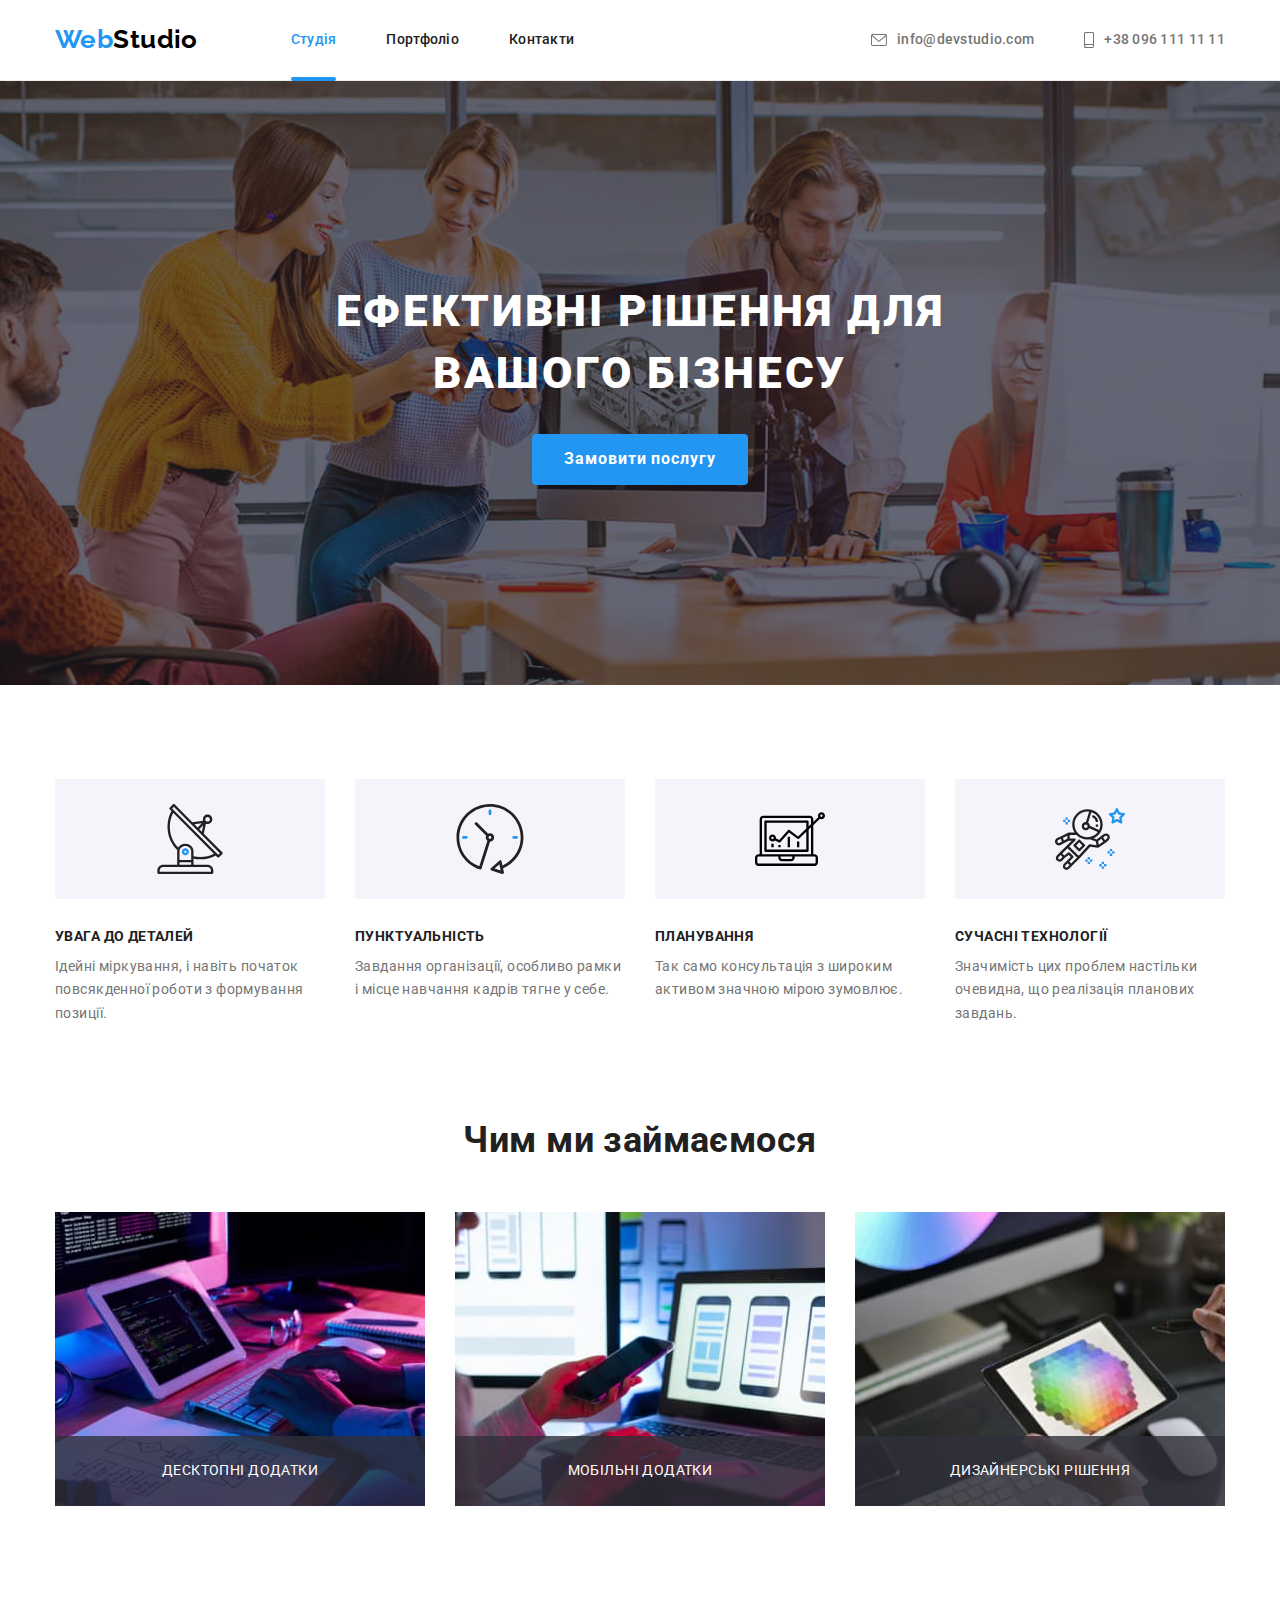
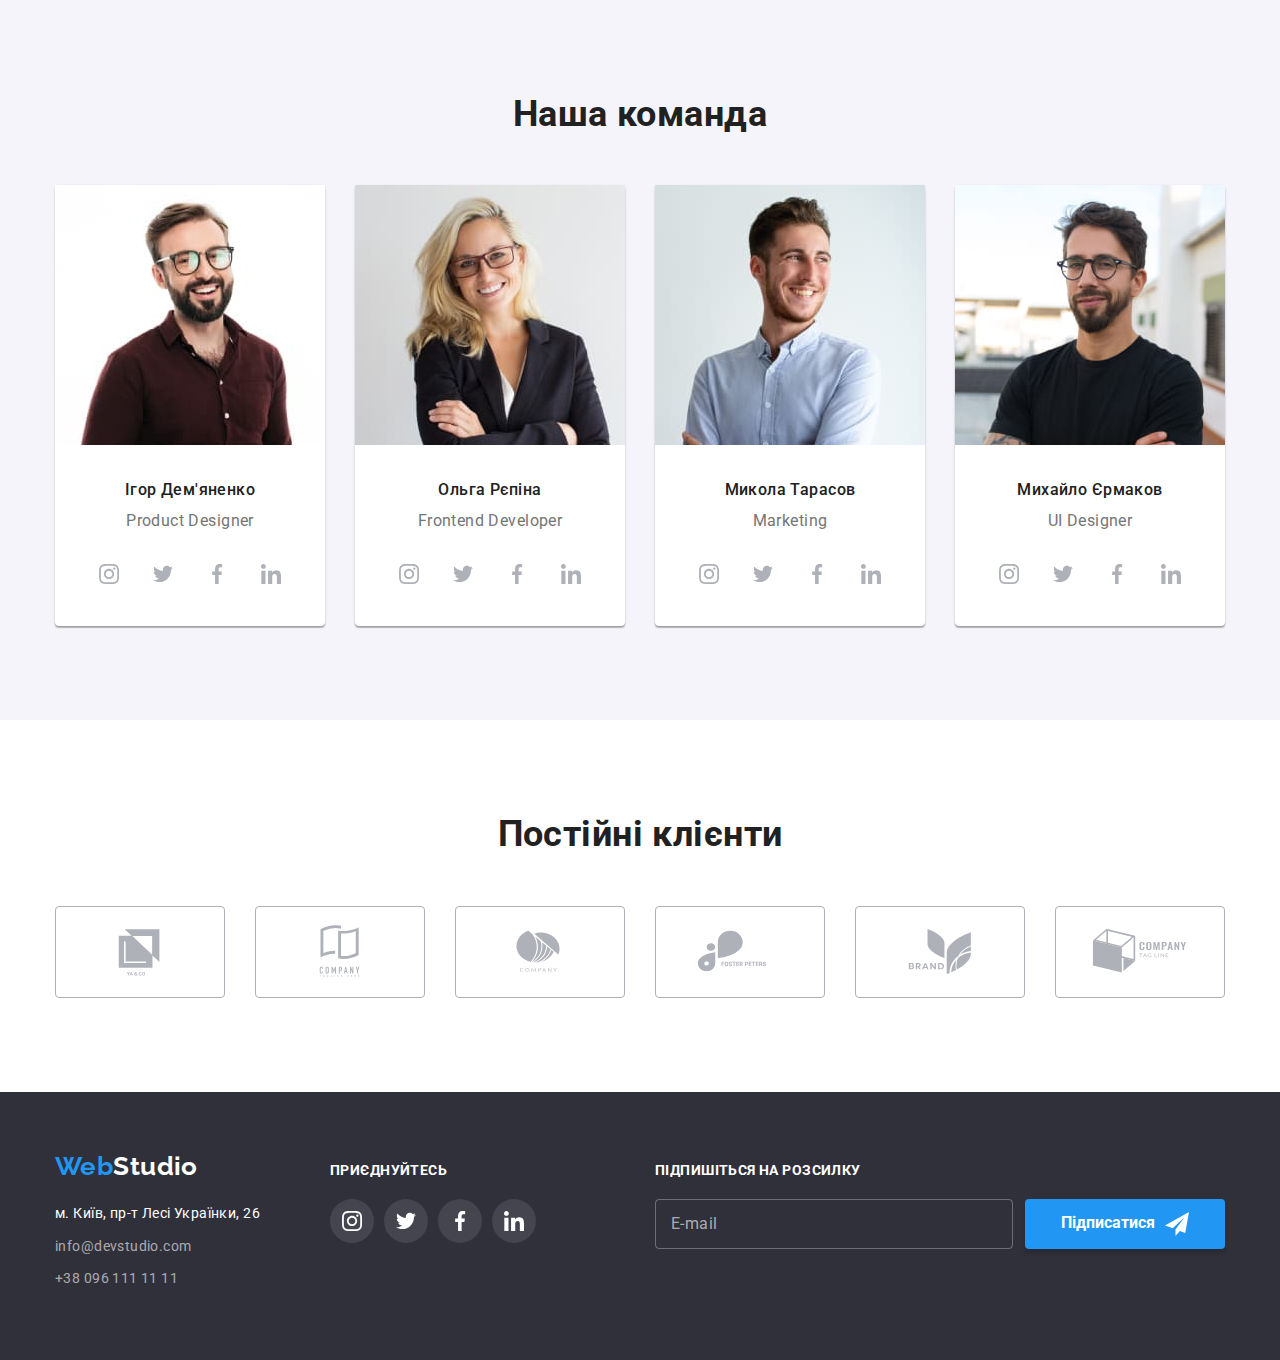
<file: index.html>
<!DOCTYPE html>
<html lang="uk">
<head>
    <meta charset="UTF-8">
    <meta http-equiv="X-UA-Compatible" content="IE=edge">
    <meta name="viewport" content="width=device-width, initial-scale=1.0">
    <link rel="preconnect" href="https://fonts.googleapis.com">
    <link rel="preconnect" href="https://fonts.gstatic.com" crossorigin>
    <link href="https://fonts.googleapis.com/css2?family=Raleway:wght@700&family=Roboto:wght@400;500;700;900&display=swap" rel="stylesheet">
    <link rel="stylesheet" href="https://cdnjs.cloudflare.com/ajax/libs/modern-normalize/1.0.0/modern-normalize.min.css" />
    <title>WebStudio</title>
    <link rel="stylesheet" href="./css/main.min.css">
</head>
<body>
    <header class="header">
        <div class="container flex-container">
            <nav class="header__nav">
                <a class="nav__logo" href="#"><span class="nav__logo-accent">Web</span>Studio</a>
                <ul class="site-navigation">
                    <li class="site-navigation__item"><a class="site-navigation__link site-navigation__link--current" href="">Студія</a></li>
                    <li class="site-navigation__item"><a class="site-navigation__link" href="./portfolio.html">Портфоліо</a></li>
                    <li class="site-navigation__item"><a class="site-navigation__link" href="#">Контакти</a></li>
                </ul>
            </nav>
            <ul class="contacts-links">
                <li class="contacts-links__item">
                    <a class="contacts-links__link" href="mailto:info@devstudio.com">
                        <svg class="contacts-links__icon" width="16" height="12"><use href="./images/icons-sprite.svg#icon-mail"></use></svg>info@devstudio.com
                    </a>
                </li>
                <li class="contacts-links__item">
                    <a class="contacts-links__link" href="tel:+380961111111">
                        <svg class="contacts-links__icon" width="10" height="16"><use href="./images/icons-sprite.svg#icon-smartphone"></use></svg>+38 096 111 11 11
                    </a>
                </li>
            </ul>
        </div>
    </header>
    <main>
        <section class="hero">
            <div class="container">
                <h1 class="hero__title">Ефективні рішення для вашого бізнесу</h1>
                <button data-modal-open class="hero__button" type="button">Замовити послугу</button>
            </div>
        </section>
        <section class="section">
            <div class="container">
                <h2 class="visually-hidden">Чому ми</h2>
                <ul class="benefits">
                    <li class="benefits__item">
                        <div class="benefits__icon-wrap">
                            <svg class="benefits__icon" width="70" height="70">
                                <use href="./images/icons-sprite.svg#icon-antenna"></use>
                            </svg>
                        </div>
                        <h3 class="benefits__title">УВАГА ДО ДЕТАЛЕЙ</h3>
                        <p class="benefits__text">Ідейні міркування, і навіть початок повсякденної роботи з формування позиції.</p>
                    </li>
                    <li class="benefits__item">
                        <div class="benefits__icon-wrap">
                            <svg class="benefits__icon" width="70" height="70">
                                <use href="./images/icons-sprite.svg#icon-clock"></use>
                            </svg>
                        </div>
                        <h3 class="benefits__title">ПУНКТУАЛЬНІСТЬ</h3>
                        <p class="benefits__text">Завдання організації, особливо рамки і місце навчання кадрів тягне у себе.</p>
                    </li>
                    <li class="benefits__item">
                        <div class="benefits__icon-wrap">
                            <svg class="benefits__icon" width="70" height="70">
                                <use href="./images/icons-sprite.svg#icon-diagram"></use>
                            </svg>
                        </div>
                        <h3 class="benefits__title">ПЛАНУВАННЯ</h3>
                        <p class="benefits__text">Так само консультація з широким активом значною мірою зумовлює.</p>
                    </li>
                    <li class="item">
                        <div class="benefits__icon-wrap">
                            <svg class="benefits__icon" width="70" height="70">
                                <use href="./images/icons-sprite.svg#icon-astronaut"></use>
                            </svg>
                        </div>
                        <h3 class="benefits__title">СУЧАСНІ ТЕХНОЛОГІЇ</h3>
                        <p class="benefits__text">Значимість цих проблем настільки очевидна, що реалізація планових завдань.</p>
                    </li>
                </ul>
            </div>
        </section>
        <section class="section nopadding">
            <div class="container">
                <h2 class="section__title">Чим ми займаємося</h2>
                <ul class="offer-list">
                    <li class="offer-list__item">
                        <a href="#"><img src="./images/img-4.jpg" alt="Веб розробка" width="370" height="294">
                            <div class="offer-list__title-wrap">
                                <p class="offer-list__title">Десктопні додатки</p>
                            </div>
                        </a>
                    </li>
                    <li class="offer-list__item">
                        <a href="#"><img src="./images/img-5.jpg" alt="Дизайн інтерфейсів" width="370" height="294">
                            <div class="offer-list__title-wrap">
                                <p class="offer-list__title">Мобільні додатки</p>
                            </div>
                        </a>
                    </li>
                    <li class="offer-list__item">
                        <a href="#"><img src="./images/img-6.jpg" alt="Графіка" width="370" height="294">
                            <div class="offer-list__title-wrap">
                                <p class="offer-list__title">Дизайнерські рішення</p>
                            </div>
                        </a>
                    </li>
                </ul>
            </div>
        </section>
        <section class="section section-team">
            <div class="container">
                <h2 class="section__title">Наша команда</h2>
                <ul class="team-list">
                    <li class="team-list__item">
                        <img class="team-list__img" src="./images/img.jpg" alt="Ігор Дем'яненко" width="270" height="260">
                        <div class="team-list__info-block">
                            <h3 class="team-list__title">Ігор Дем'яненко</h3>
                            <p class="team-list__pos">Product Designer</p>
                            <div class="team-social-networks">
                                <a href="#" class="team-social-networks__icon-wrap">
                                    <svg class="team-social-networks__icon" width="20" height="20">
                                        <use href="./images/icons-sprite.svg#icon-instagram"></use>
                                    </svg>
                                </a>
                                <a href="#" class="team-social-networks__icon-wrap">
                                    <svg class="team-social-networks__icon" width="20" height="20">
                                        <use href="./images/icons-sprite.svg#icon-twitter"></use>
                                    </svg>
                                </a>
                                <a href="#" class="team-social-networks__icon-wrap">
                                    <svg class="team-social-networks__icon" width="20" height="20">
                                        <use href="./images/icons-sprite.svg#icon-facebook"></use>
                                    </svg>
                                </a>
                                <a href="#" class="team-social-networks__icon-wrap">
                                    <svg class="team-social-networks__icon" width="20" height="20">
                                        <use href="./images/icons-sprite.svg#icon-linkedin"></use>
                                    </svg>
                                </a>
                            </div>
                        </div>
                    </li>
                    <li class="team-list__item">
                        <img class="team-list__img" src="./images/img-1.jpg" alt="Ольга Рєпіна" width="270" height="260">
                        <div class="team-list__info-block">
                            <h3 class="team-list__title">Ольга Рєпіна</h3>
                            <p class="team-list__pos">Frontend Developer</p>
                            <div class="team-social-networks">
                                <a href="#" class="team-social-networks__icon-wrap">
                                    <svg class="team-social-networks__icon" width="20" height="20">
                                        <use href="./images/icons-sprite.svg#icon-instagram"></use>
                                    </svg>
                                </a>
                                <a href="#" class="team-social-networks__icon-wrap">
                                    <svg class="team-social-networks__icon" width="20" height="20">
                                        <use href="./images/icons-sprite.svg#icon-twitter"></use>
                                    </svg>
                                </a>
                                <a href="#" class="team-social-networks__icon-wrap">
                                    <svg class="team-social-networks__icon" width="20" height="20">
                                        <use href="./images/icons-sprite.svg#icon-facebook"></use>
                                    </svg>
                                </a>
                                <a href="#" class="team-social-networks__icon-wrap">
                                    <svg class="team-social-networks__icon" width="20" height="20">
                                        <use href="./images/icons-sprite.svg#icon-linkedin"></use>
                                    </svg>
                                </a>
                            </div>
                        </div>
                    </li>
                    <li class="team-list__item">
                        <img class="team-list__img" src="./images/img-2.jpg" alt="Микола Тарасов" width="270" height="260">
                        <div class="team-list__info-block">
                            <h3 class="team-list__title">Микола Тарасов</h3>
                            <p class="team-list__pos">Marketing</p>
                            <div class="team-social-networks">
                                <a href="#" class="team-social-networks__icon-wrap">
                                    <svg class="team-social-networks__icon" width="20" height="20">
                                        <use href="./images/icons-sprite.svg#icon-instagram"></use>
                                    </svg>
                                </a>
                                <a href="#" class="team-social-networks__icon-wrap">
                                    <svg class="team-social-networks__icon" width="20" height="20">
                                        <use href="./images/icons-sprite.svg#icon-twitter"></use>
                                    </svg>
                                </a>
                                <a href="#" class="team-social-networks__icon-wrap">
                                    <svg class="team-social-networks__icon" width="20" height="20">
                                        <use href="./images/icons-sprite.svg#icon-facebook"></use>
                                    </svg>
                                </a>
                                <a href="#" class="team-social-networks__icon-wrap">
                                    <svg class="team-social-networks__icon" width="20" height="20">
                                        <use href="./images/icons-sprite.svg#icon-linkedin"></use>
                                    </svg>
                                </a>
                            </div>
                        </div>
                    </li>
                    <li class="team-list__item">
                        <img class="team-list__img" src="./images/img-3.jpg" alt="Михайло Єрмаков" width="270" height="260">
                        <div class="team-list__info-block">
                            <h3 class="team-list__title">Михайло Єрмаков</h3>
                            <p class="team-list__pos">UI Designer</p>
                            <div class="team-social-networks">
                                <a href="#" class="team-social-networks__icon-wrap">
                                    <svg class="team-social-networks__icon" width="20" height="20">
                                        <use href="./images/icons-sprite.svg#icon-instagram"></use>
                                    </svg>
                                </a>
                                <a href="#" class="team-social-networks__icon-wrap">
                                    <svg class="team-social-networks__icon" width="20" height="20">
                                        <use href="./images/icons-sprite.svg#icon-twitter"></use>
                                    </svg>
                                </a>
                                <a href="#" class="team-social-networks__icon-wrap">
                                    <svg class="team-social-networks__icon" width="20" height="20">
                                        <use href="./images/icons-sprite.svg#icon-facebook"></use>
                                    </svg>
                                </a>
                                <a href="#" class="team-social-networks__icon-wrap">
                                    <svg class="team-social-networks__icon" width="20" height="20">
                                        <use href="./images/icons-sprite.svg#icon-linkedin"></use>
                                    </svg>
                                </a>
                            </div>
                        </div>
                    </li>
                </ul>
            </div>
        </section>
        <section class="section">
            <div class="container">
                <h2 class="section__title">Постійні клієнти</h2>
                <ul class="clients-list">
                    <li class="clients-list__item">
                        <a class="clients-list__icon-wrap" href="">
                            <svg class="client-icon" width="106" height="60">
                                <use href="./images/icons-sprite.svg#icon-logo1"></use>
                            </svg>
                        </a>
                    </li>
                    <li class="clients-list__item">
                        <a class="clients-list__icon-wrap" href="">
                            <svg class="client-icon" width="106" height="60">
                                <use href="./images/icons-sprite.svg#icon-logo2"></use>
                            </svg>
                        </a>
                    </li>
                    <li class="clients-list__item">
                        <a class="clients-list__icon-wrap" href="">
                            <svg class="client-icon" width="106" height="60">
                                <use href="./images/icons-sprite.svg#icon-logo3"></use>
                            </svg>
                        </a>
                    </li>
                    <li class="clients-list__item">
                        <a class="clients-list__icon-wrap" href="">
                            <svg class="client-icon" width="106" height="60">
                                <use href="./images/icons-sprite.svg#icon-logo4"></use>
                            </svg>
                        </a>
                    </li>
                    <li class="clients-list__item">
                        <a class="clients-list__icon-wrap" href="">
                            <svg class="client-icon" width="106" height="60">
                                <use href="./images/icons-sprite.svg#icon-logo5"></use>
                            </svg>
                        </a>
                    </li>
                    <li class="clients-list__item">
                        <a class="clients-list__icon-wrap" href="">
                            <svg class="client-icon" width="106" height="60">
                                <use href="./images/icons-sprite.svg#icon-logo6"></use>
                            </svg>
                        </a>
                    </li>
                </ul>
            </div>
        </section>
    </main>
    <footer class="footer">
        <div class="container footer-flex">
            <div class="footer-first-colomn">
                <a class="nav__logo footer-logo" href="#"><span class="nav__logo-accent">Web</span>Studio</a>
                <address class="address">
                    <ul class="arddess-links">
                        <li class="arddess-links__item"><a class="arddess-links__link location" href="#">м. Київ, пр-т Лесі Українки, 26</a></li>
                        <li class="arddess-links__item"><a class="arddess-links__link" href="mailto:info@devstudio.com">info@devstudio.com</a></li>
                        <li class="arddess-links__item"><a class="arddess-links__link" href="tel:+380961111111">+38 096 111 11 11</a></li>
                    </ul>
                </address>
            </div>
            <div class="footer-second-colomn">
                <p class="footer__social-title">ПРИЄДНУЙТЕСЬ</p>
                <ul class="footer-social-networks">
                    <li>
                        <a class="footer-social-networks__icon-wrap" href="#">
                            <svg class="footer-social-networks__icon" width="20" height="20">
                                <use href="./images/icons-sprite.svg#icon-instagram"></use>
                            </svg>
                        </a>
                    </li>
                    <li>
                        <a class="footer-social-networks__icon-wrap" href="#">
                            <svg class="footer-social-icon" width="20" height="20">
                                <use href="./images/icons-sprite.svg#icon-twitter"></use>
                            </svg>
                        </a>
                    </li>
                    <li>
                        <a class="footer-social-networks__icon-wrap" href="#">
                            <svg class="footer-social-networks__icon" width="20" height="20">
                                <use href="./images/icons-sprite.svg#icon-facebook"></use>
                            </svg>
                        </a>
                    </li>
                    <li>
                        <a class="footer-social-networks__icon-wrap" href="#">
                            <svg class="footer-social-networks__icon" width="20" height="20">
                                <use href="./images/icons-sprite.svg#icon-linkedin"></use>
                            </svg>
                        </a>
                    </li>
                </ul>
            </div>
            <div class="footer-third-colomn">
                <label for="mailing" class="footer__form-title">Підпишіться на розсилку</label>
                <form class="footer__form" action="#">
                    <input name="mailing" id="mailing" class="footer__form-input" type="text" placeholder="E-mail">
                    <button class="footer__form-btn" type="submit">Підписатися
                        <svg class="btn__icon-wrap" width="24" height="24">
                            <use class="btn__icon" href="./images/icons-sprite.svg#icon-send"></use>
                        </svg>
                    </button>
                </form>
            </div>
        </div>
    </footer>
    <div data-modal class="backdrop backdrop--is-hidden">
        <div class="modal">
            <button data-modal-close class="modal__clouse-button" type="button">
                <svg class="modal__clouse-icon" width="18" height="18">
                    <use href="./images/icons-sprite.svg#icon-modal-clouse"></use>
                </svg>
            </button>
            <p class="modal__form-title">Залиште свої дані, ми вам передзвонимо</p>
            <form action="#" class="modal-form" autocomplete="off">
                <div class="modal-form__field">
                    <label class="modal-form__input-label" for="name">Ім'я</label>
                    <div class="modal-form__input-field">
                        <input class="modal-form__input" type="text" id="name">
                        <svg class="modal-form__iconwrap" width="18" height="18">
                            <use class="modal-form__icon" href="./images/icons-sprite.svg#icon-name"></use>
                        </svg>
                    </div>
                </div>
                <div class="modal-form__field">
                    <label class="modal-form__input-label" for="tel">Телефон</label>
                    <div class="modal-form__input-field">
                        <input class="modal-form__input" type="tel" id="tel">
                        <svg class="modal-form__iconwrap" width="18" height="18">
                            <use class="modal-form__icon" href="./images/icons-sprite.svg#icon-phone"></use>
                        </svg>
                    </div>
                </div>
                <div class="modal-form__field">
                    <label class="modal-form__input-label" for="email">Пошта</label>
                    <div class="modal-form__input-field">
                        <input class="modal-form__input" type="email" id="email">
                        <svg class="modal-form__iconwrap" width="18" height="18">
                            <use class="modal-form__icon" href="./images/icons-sprite.svg#icon-email"></use>
                        </svg>
                    </div>
                </div>
                <div class="modal-form__field">
                    <label class="modal-form__input-label" for="comment">Коментар</label>
                    <textarea class="modal-form__textarea" id="comment" placeholder="Введіть текст"></textarea>
                </div>
                <label class="modal-form__policy" for="policy">
                    <input class="modal-form__checkbox visually-hidden" type="checkbox" id="policy">
                    <span class="modal-form__policy-icon"></span>
                    <span class="modal-form__policy-text">Погоджуюся з розсилкою та приймаю </span> <a href="#" class="modal-form__policy-link">Умови договору</a>
                </label>
                <button class="modal-form__submit-btn" type="submit">Відправити</button>
            </form>
        </div>
    </div>
    <script src="./js/modal.js"></script>
</body>
</html>
</file>
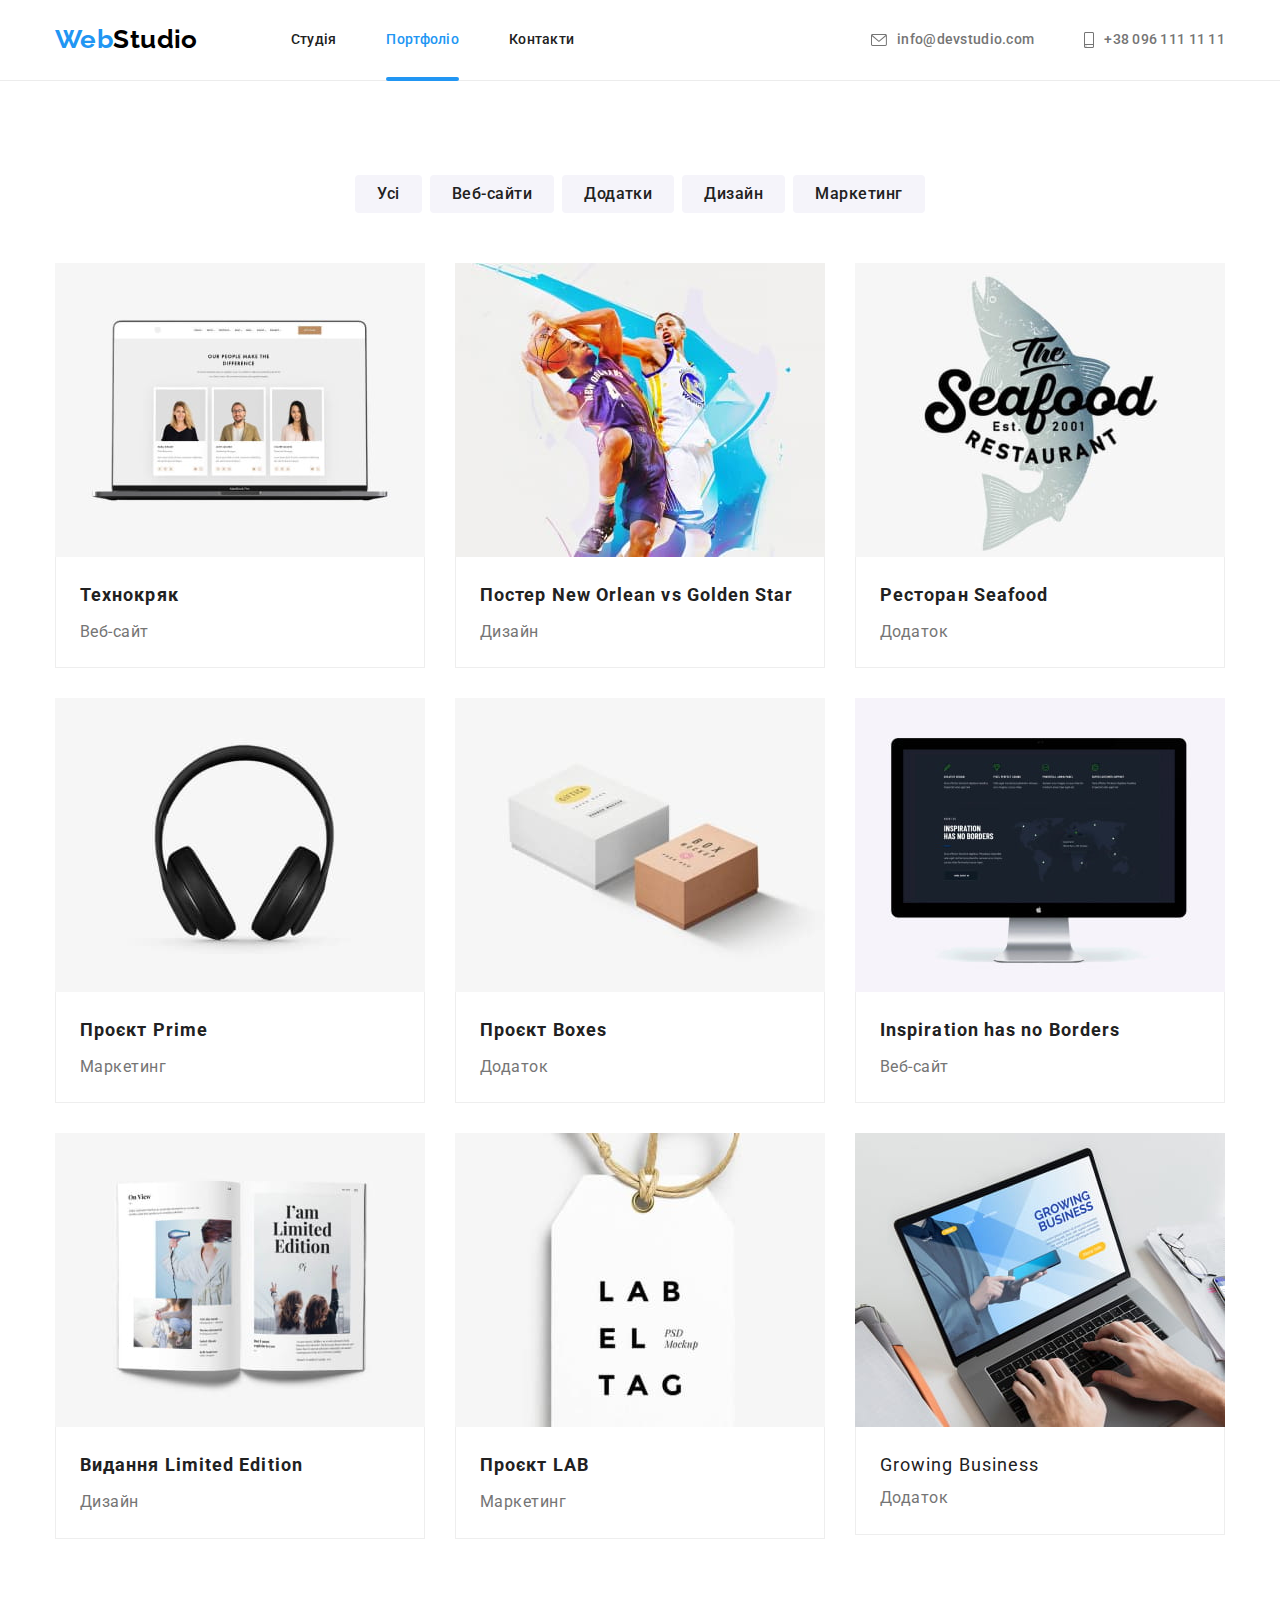
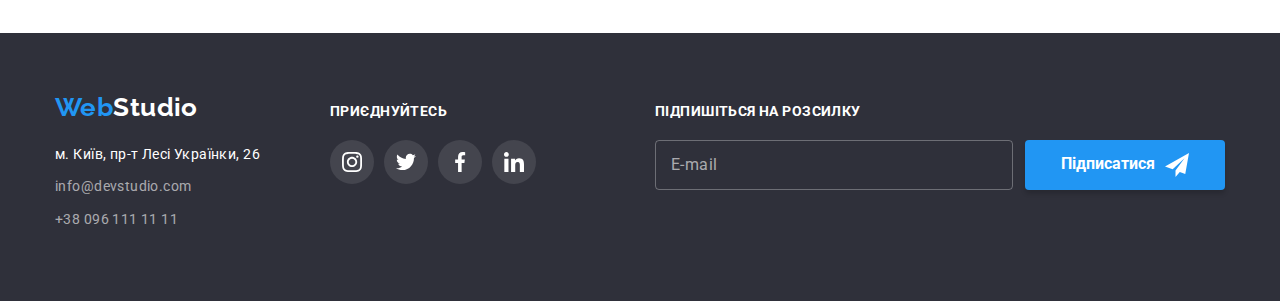
<file: portfolio.html>
<!DOCTYPE html>
<html lang="uk">
<head>
    <meta charset="UTF-8">
    <meta http-equiv="X-UA-Compatible" content=" IE=edge">
    <meta name="viewport" content="width=device-width, initial-scale=1.0">
    <link rel="preconnect" href="https://fonts.googleapis.com">
    <link rel="preconnect" href="https://fonts.gstatic.com" crossorigin>
    <link href="https://fonts.googleapis.com/css2?family=Raleway:wght@700&family=Roboto:wght@400;500;700;900&display=swap" rel="stylesheet">
    <link rel="stylesheet" href="https://cdnjs.cloudflare.com/ajax/libs/modern-normalize/1.0.0/modern-normalize.min.css" />
    <title>Portfolio</title>
    <link rel="stylesheet" href="./css/portfolio.min.css">
</head>
<body>
    <header class="header">
        <div class="container flex-container">
            <nav class="header__nav">
                <a class="nav__logo" href="./index.html"><span class="nav__logo-accent">Web</span>Studio</a>
                <ul class="site-navigation">
                    <li class="site-navigation__item"><a class="site-navigation__link" href="./index.html">Студія</a></li>
                    <li class="site-navigation__item"><a class="site-navigation__link  site-navigation__link--current" href="">Портфоліо</a></li>
                    <li class="site-navigation__item"><a class="site-navigation__link" href="#">Контакти</a></li>
                </ul>
            </nav>
            <ul class="contacts-links">
                <li class="contacts-links__item">
                    <a class="contacts-links__link" href="mailto:info@devstudio.com">
                        <svg class="contacts-links__icon" width="16" height="12">
                            <use href="./images/icons-sprite.svg#icon-mail"></use>
                        </svg>info@devstudio.com
                    </a>
                </li>
                <li class="contacts-links__item">
                    <a class="contacts-links__link" href="tel:+380961111111">
                        <svg class="contacts-links__icon" width="10" height="16">
                            <use href="./images/icons-sprite.svg#icon-smartphone"></use>
                        </svg>+38 096 111 11 11
                    </a>
                </li>
            </ul>
        </div>
    </header>
    <main>
        <section class="section">
            <div class="container">
                <h1 class="visually-hidden">Портфоліо</h1>
                <ul class="filters-list">
                    <li class="filters-list__item"><button class="filters-list__btn" type="button">Усі</button></li>
                    <li class="filters-list__item"><button class="filters-list__btn" type="button">Веб-сайти</button></li>
                    <li class="filters-list__item"><button class="filters-list__btn" type="button">Додатки</button></li>
                    <li class="filters-list__item"><button class="filters-list__btn" type="button">Дизайн</button></li>
                    <li class="filters-list__item"><button class="filters-list__btn" type="button">Маркетинг</button></li>
                </ul>
                <ul class="works-list">
                    <li class="works-list__item">
                        <a class="works-list__link" href="#">
                            <div class="works-list__thumb">
                                <img src="./images/portf-img.jpg" alt="" width="370" height="294">
                                <div class="work-overlay">
                                    <p class="work-overlay__text">
                                        Ресурс пропонує комплексні пропозиції з різним рівнем функціоналу та сервісів. Все це дозволить відвідувачу отримати
                                        вичерпні відомості про компанію чи приватну особу.
                                    </p>
                                </div>
                            </div>
                            <div class="works-list__about">
                                <h2 class="works-list__title">Технокряк</h2>
                                <p class="works-list__text">Веб-сайт</p>
                            </div>
                        </a>
                    </li>
                    <li class="works-list__item">
                        <a class="works-list__link" href="#">
                            <div class="works-list__thumb">
                                <img src="./images/portf-img-1.jpg" alt="" width="370" height="294">
                                <div class="work-overlay">
                                    <p class="work-overlay__text">
                                        Ресурс пропонує комплексні пропозиції з різним рівнем функціоналу та сервісів. Все це дозволить відвідувачу отримати
                                        вичерпні відомості про компанію чи приватну особу.
                                    </p>
                                </div>
                            </div>
                            <div class="works-list__about">
                                <h2 class="works-list__title">Постер New Orlean vs Golden Star</h2>
                                <p class="works-list__text">Дизайн</p>
                            </div>
                        </a>
                    </li>
                    <li class="works-list__item">
                        <a class="works-list__link" href="#">
                            <div class="works-list__thumb">
                                <img src="./images/portf-img-2.jpg" alt="" width="370" height="294">
                                <div class="work-overlay">
                                    <p class="work-overlay__text">
                                        Ресурс пропонує комплексні пропозиції з різним рівнем функціоналу та сервісів. Все це дозволить відвідувачу отримати
                                        вичерпні відомості про компанію чи приватну особу.
                                    </p>
                                </div>
                            </div>
                            <div class="works-list__about">
                                <h2 class="works-list__title">Ресторан Seafood</h2>
                                <p class="works-list__text">Додаток</p>
                            </div>
                        </a>
                    </li>
                    <li class="works-list__item">
                        <a class="works-list__link" href="#">
                            <div class="works-list__thumb">
                                <img src="./images/portf-img-3.jpg" alt="" width="370" height="294">
                                <div class="work-overlay">
                                    <p class="work-overlay__text">
                                        Ресурс пропонує комплексні пропозиції з різним рівнем функціоналу та сервісів. Все це дозволить відвідувачу отримати
                                        вичерпні відомості про компанію чи приватну особу.
                                    </p>
                                </div>
                            </div>
                            <div class="works-list__about">
                                <h2 class="works-list__title">Проєкт Prime</h2>
                                <p class="works-list__text">Маркетинг</p>
                            </div>
                        </a>
                    </li>
                    <li class="works-list__item">
                        <a class="works-list__link" href="#">
                            <div class="works-list__thumb">
                                <img src="./images/portf-img-4.jpg" alt="" width="370" height="294">
                                <div class="work-overlay">
                                    <p class="work-overlay__text">
                                        Ресурс пропонує комплексні пропозиції з різним рівнем функціоналу та сервісів. Все це дозволить відвідувачу отримати
                                        вичерпні відомості про компанію чи приватну особу.
                                    </p>
                                </div>
                            </div>
                            <div class="works-list__about">
                                <h2 class="works-list__title">Проєкт Boxes</h2>
                                <p class="works-list__text">Додаток</p>
                            </div>
                        </a>
                    </li>
                    <li class="works-list__item">
                        <a class="works-list__link" href="#">
                            <div class="works-list__thumb">
                                <img src="./images/portf-img-5.jpg" alt="" width="370" height="294">
                                <div class="work-overlay">
                                    <p class="work-overlay__text">
                                        Ресурс пропонує комплексні пропозиції з різним рівнем функціоналу та сервісів. Все це дозволить відвідувачу отримати
                                        вичерпні відомості про компанію чи приватну особу.
                                    </p>
                                </div>
                            </div>
                            <div class="works-list__about">
                                <h2 class="works-list__title">Inspiration has no Borders</h2>
                                <p class="works-list__text">Веб-сайт</p>
                            </div>
                        </a>
                    </li>
                    <li class="works-list__item">
                        <a class="works-list__link" href="#">
                            <div class="works-list__thumb">
                                <img src="./images/portf-img-6.jpg" alt="" width="370" height="294">
                                <div class="work-overlay">
                                    <p class="work-overlay__text">
                                        Ресурс пропонує комплексні пропозиції з різним рівнем функціоналу та сервісів. Все це дозволить відвідувачу отримати
                                        вичерпні відомості про компанію чи приватну особу.
                                    </p>
                                </div>
                            </div>
                            <div class="works-list__about">
                                <h2 class="works-list__title">Видання Limited Edition</h2>
                                <p class="works-list__text">Дизайн</p>
                            </div>
                        </a>
                    </li>
                    <li class="works-list__item">
                        <a class="works-list__link" href="#">
                            <div class="works-list__thumb">
                                <img src="./images/portf-img-7.jpg" alt="" width="370" height="294">
                                <div class="work-overlay">
                                    <p class="work-overlay__text">
                                        Ресурс пропонує комплексні пропозиції з різним рівнем функціоналу та сервісів. Все це дозволить відвідувачу отримати
                                        вичерпні відомості про компанію чи приватну особу.
                                    </p>
                                </div>
                            </div>
                            <div class="works-list__about">
                                <h2 class="works-list__title">Проєкт LAB</h2>
                                <p class="works-list__text">Маркетинг</p>
                            </div>
                        </a>
                    </li>
                    <li class="works-list__item">
                        <a class="works-list__link" href="#">
                            <div class="works-list__thumb">
                                <img src="./images/portf-img-8.jpg" alt="" width="370" height="294">
                                <div class="work-overlay">
                                    <p class="work-overlay__text">
                                        Ресурс пропонує комплексні пропозиції з різним рівнем функціоналу та сервісів. Все це дозволить відвідувачу отримати
                                        вичерпні відомості про компанію чи приватну особу.
                                    </p>
                                </div>
                            </div>
                            <div class="works-list__about">
                                <h20 class="works-list__title">Growing Business</h2>
                                <p class="works-list__text">Додаток</p>
                            </div>
                        </a>
                    </li>
                </ul>
            </div>
        </section>
    </main>
    <footer class="footer">
        <div class="container footer-flex">
            <div class="footer-first-colomn">
                <a class="nav__logo footer-logo" href="./index.html"><span class="nav__logo-accent">Web</span>Studio</a>
                <address class="address">
                    <ul class="arddess-links">
                        <li class="arddess-links__item"><a class="arddess-links__link location" href="#">м. Київ, пр-т Лесі
                                Українки, 26</a></li>
                        <li class="arddess-links__item"><a class="arddess-links__link"
                                href="mailto:info@devstudio.com">info@devstudio.com</a></li>
                        <li class="arddess-links__item"><a class="arddess-links__link" href="tel:+380961111111">+38 096 111 11
                                11</a></li>
                    </ul>
                </address>
            </div>
            <div class="footer-second-colomn">
                <p class="footer__social-title">ПРИЄДНУЙТЕСЬ</p>
                <ul class="footer-social-networks">
                    <li>
                        <a class="footer-social-networks__icon-wrap" href="#">
                            <svg class="footer-social-networks__icon" width="20" height="20">
                                <use href="./images/icons-sprite.svg#icon-instagram"></use>
                            </svg>
                        </a>
                    </li>
                    <li>
                        <a class="footer-social-networks__icon-wrap" href="#">
                            <svg class="footer-social-icon" width="20" height="20">
                                <use href="./images/icons-sprite.svg#icon-twitter"></use>
                            </svg>
                        </a>
                    </li>
                    <li>
                        <a class="footer-social-networks__icon-wrap" href="#">
                            <svg class="footer-social-networks__icon" width="20" height="20">
                                <use href="./images/icons-sprite.svg#icon-facebook"></use>
                            </svg>
                        </a>
                    </li>
                    <li>
                        <a class="footer-social-networks__icon-wrap" href="#">
                            <svg class="footer-social-networks__icon" width="20" height="20">
                                <use href="./images/icons-sprite.svg#icon-linkedin"></use>
                            </svg>
                        </a>
                    </li>
                </ul>
            </div>
            <div class="footer-third-colomn">
                <label for="mailing" class="footer__form-title">Підпишіться на розсилку</label>
                <form class="footer__form" action="#">
                    <input name="mailing" id="mailing" class="footer__form-input" type="text" placeholder="E-mail">
                    <button class="footer__form-btn" type="submit">Підписатися
                        <svg class="btn__icon-wrap" width="24" height="24">
                            <use class="btn__icon" href="./images/icons-sprite.svg#icon-send"></use>
                        </svg>
                    </button>
                </form>
            </div>
        </div>
    </footer>
</body>
</html>
</file>
<file: css/main.min.css>
*,*::after,*::before{-webkit-box-sizing:border-box;box-sizing:border-box}body{margin:0;padding:0;background-color:#fff;font-size:14px;font-family:"Roboto",sans-serif;letter-spacing:.03em;color:#212121}h1,h2,h3,h4,h5,h6,p,ul,li{margin:0;padding:0}a{text-decoration:none}ul{list-style-type:none}img{display:block;max-width:100%;height:auto}.visually-hidden{position:absolute;width:1px;height:1px;margin:-1px;padding:0;overflow:hidden;border:0;clip:rect(0 0 0 0)}.container{margin:0 auto;width:1200px;padding:0px 15px}.section{padding:94px 0px}.section__title{margin-bottom:50px;font-size:36px;line-height:1.16;text-align:center}.header{border-bottom:1px solid #ececec}.flex-container{display:-webkit-box;display:-ms-flexbox;display:flex;-webkit-box-align:center;-ms-flex-align:center;align-items:center}.nav__logo{font-family:"Raleway",sans-serif;color:#000;font-weight:700;font-size:26px;line-height:1.15}.nav__logo-accent{color:#2196f3}.header__nav{display:-webkit-box;display:-ms-flexbox;display:flex;-webkit-box-align:center;-ms-flex-align:center;align-items:center}.site-navigation{margin-left:93px;display:-webkit-box;display:-ms-flexbox;display:flex;gap:50px}.site-navigation__link{display:inline-block;padding:32px 0px;font-weight:500;line-height:1.14;letter-spacing:.02em;color:#212121;-webkit-transition:color 250ms cubic-bezier(0.4, 0, 0.2, 1);transition:color 250ms cubic-bezier(0.4, 0, 0.2, 1)}.site-navigation__link:hover,.site-navigation__link:focus{color:#2196f3}.contacts-links{display:-webkit-box;display:-ms-flexbox;display:flex;margin-left:auto;gap:50px}.contacts-links__icon{margin-right:10px}.contacts-links__link{display:-webkit-box;display:-ms-flexbox;display:flex;padding:32px 0px;-webkit-box-align:center;-ms-flex-align:center;align-items:center;color:#757575;font-weight:500;line-height:1.14;letter-spacing:.02em;fill:#757575;-webkit-transition:color 250ms cubic-bezier(0.4, 0, 0.2, 1);transition:color 250ms cubic-bezier(0.4, 0, 0.2, 1)}.contacts-links__link:hover,.contacts-links__link:focus{color:#2196f3;fill:#2196f3}.site-navigation__link--current{position:relative;color:#2196f3}.site-navigation__link--current::after{position:absolute;bottom:-1px;left:0;content:"";width:100%;height:4px;border-radius:2px;background-color:#2196f3}.hero{padding:200px 0px;max-width:1600px;margin:0 auto;background-image:-webkit-gradient(linear, left top, right top, from(rgba(47, 48, 58, 0.4)), to(rgba(47, 48, 58, 0.4))),url(../images/bg.jpg);background-image:linear-gradient(to right, rgba(47, 48, 58, 0.4), rgba(47, 48, 58, 0.4)),url(../images/bg.jpg);background-position:center;background-size:cover;text-align:center;color:#fff}.hero__title{margin:0 auto;margin-bottom:30px;width:696px;font-weight:900;font-size:44px;line-height:1.4;text-align:center;letter-spacing:.06em;text-transform:uppercase}.hero__button{border:0;border-radius:4px;padding:10px 32px;background-color:#2196f3;font-weight:700;font-size:16px;line-height:1.9;text-align:center;letter-spacing:.06em;color:#fff;-webkit-transition:background-color 250ms cubic-bezier(0.4, 0, 0.2, 1);transition:background-color 250ms cubic-bezier(0.4, 0, 0.2, 1)}.hero__button:hover,.hero__button:focus{background-color:#188ce8}.benefits{display:-webkit-box;display:-ms-flexbox;display:flex;gap:30px}.benefits__item{-ms-flex-preferred-size:calc((100% - 90px)/4);flex-basis:calc((100% - 90px)/4)}.benefits__icon-wrap{display:-webkit-box;display:-ms-flexbox;display:flex;-webkit-box-pack:center;-ms-flex-pack:center;justify-content:center;-webkit-box-align:center;-ms-flex-align:center;align-items:center;width:270px;height:120px;margin-bottom:30px;background-color:#f5f4fa}.benefits__icon{width:70px;height:70px}.benefits__title{font-size:14px;line-height:1.14;text-transform:uppercase;margin-bottom:10px}.benefits__text{color:#757575;line-height:1.7}.nopadding{padding-top:0px}.offer-list{display:-webkit-box;display:-ms-flexbox;display:flex;-ms-flex-wrap:wrap;flex-wrap:wrap;gap:30px}.offer-list__item{position:relative;-ms-flex-preferred-size:calc((100% - 60px)/3);flex-basis:calc((100% - 60px)/3)}.offer-list__title-wrap{position:absolute;bottom:0;left:0;display:-webkit-box;display:-ms-flexbox;display:flex;-webkit-box-pack:center;-ms-flex-pack:center;justify-content:center;-webkit-box-align:center;-ms-flex-align:center;align-items:center;width:100%;height:70px;background-color:rgba(47,48,58,.8)}.offer-list__title{font-size:14px;line-height:1.14;letter-spacing:.03em;text-transform:uppercase;color:#fff}.section-team{background-color:#f5f4fa}.team-list{display:-webkit-box;display:-ms-flexbox;display:flex;-ms-flex-wrap:wrap;flex-wrap:wrap;gap:30px}.team-list__item{-ms-flex-preferred-size:calc((100% - 120px)/4);flex-basis:calc((100% - 120px)/4);border-radius:4px;-webkit-box-shadow:0px 1px 3px rgba(0,0,0,.12),0px 1px 1px rgba(0,0,0,.14),0px 2px 1px rgba(0,0,0,.2);box-shadow:0px 1px 3px rgba(0,0,0,.12),0px 1px 1px rgba(0,0,0,.14),0px 2px 1px rgba(0,0,0,.2);background-color:#fff}.team-list__info-block{padding:30px 32px}.team-list__title{text-align:center;font-weight:500;font-size:16px;line-height:1.9}.team-list__pos{margin-bottom:16px;text-align:center;font-size:16px;line-height:1.9;color:#757575}.team-social-networks{display:-webkit-box;display:-ms-flexbox;display:flex;gap:10px}.team-social-networks__icon-wrap{display:-webkit-box;display:-ms-flexbox;display:flex;width:44px;height:44px;-webkit-box-pack:center;-ms-flex-pack:center;justify-content:center;-webkit-box-align:center;-ms-flex-align:center;align-items:center;border-radius:50%;fill:#afb1b8;-webkit-transition:background-color 250ms cubic-bezier(0.4, 0, 0.2, 1),fill 250ms cubic-bezier(0.4, 0, 0.2, 1);transition:background-color 250ms cubic-bezier(0.4, 0, 0.2, 1),fill 250ms cubic-bezier(0.4, 0, 0.2, 1)}.team-social-networks__icon-wrap:hover,.team-social-networks__icon-wrap:focus{background-color:#2196f3;fill:#fff}.clients-list{display:-webkit-box;display:-ms-flexbox;display:flex;gap:30px}.clients-list__icon-wrap{display:-webkit-box;display:-ms-flexbox;display:flex;height:92px;width:170px;-webkit-box-pack:center;-ms-flex-pack:center;justify-content:center;-webkit-box-align:center;-ms-flex-align:center;align-items:center;border:1px solid #afb1b8;fill:#afb1b8;border-radius:4px;-webkit-transition:border 250ms cubic-bezier(0.4, 0, 0.2, 1),fill 250ms cubic-bezier(0.4, 0, 0.2, 1);transition:border 250ms cubic-bezier(0.4, 0, 0.2, 1),fill 250ms cubic-bezier(0.4, 0, 0.2, 1)}.clients-list__icon-wrap:hover,.clients-list__icon-wrap:focus{border:1px solid #2196f3;fill:#2196f3}.footer{padding:60px 0px;background-color:#2f303a}.footer-logo{display:block;margin-bottom:20px;color:#fff}.arddess-links__item{margin-bottom:9px}.arddess-links__link>.item:last-child{margin-bottom:0px}.arddess-links__link{line-height:1.7;font-style:normal;color:rgba(255,255,255,.6);-webkit-transition:color 250ms cubic-bezier(0.4, 0, 0.2, 1);transition:color 250ms cubic-bezier(0.4, 0, 0.2, 1)}.arddess-links__link:hover,.arddess-links__link:focus{color:#2196f3}.arddess-links__link.location{color:#fff}.arddess-links__link.location:hover,.arddess-links__link.location:focus{color:#2196f3}.footer-second-colomn{margin-left:70px}.footer__social-title{display:inline-block;margin-bottom:20px;font-weight:700;font-size:14px;line-height:1.14;letter-spacing:.03em;color:#fff}.footer-social-networks{display:-webkit-box;display:-ms-flexbox;display:flex;gap:10px}.footer-social-networks__icon-wrap{display:-webkit-box;display:-ms-flexbox;display:flex;-webkit-box-pack:center;-ms-flex-pack:center;justify-content:center;-webkit-box-align:center;-ms-flex-align:center;align-items:center;width:44px;height:44px;border-radius:50%;background-color:rgba(255,255,255,.1);fill:#fff;-webkit-transition:background-color 250ms cubic-bezier(0.4, 0, 0.2, 1);transition:background-color 250ms cubic-bezier(0.4, 0, 0.2, 1)}.footer-social-networks__icon-wrap:hover,.footer-social-networks__icon-wrap:focus{background-color:#2196f3}.footer-third-colomn{margin-left:auto}.footer__form-title{display:block;margin-bottom:20px;font-weight:700;font-size:14px;line-height:1.14;letter-spacing:.03em;text-transform:uppercase;color:#fff}.footer__form{display:-webkit-box;display:-ms-flexbox;display:flex}.footer__form-input{width:358px;height:50px;padding:15px;border:1px solid rgba(255,255,255,.3);border-radius:4px;background-color:rgba(0,0,0,0);font-size:16px;line-height:1.25;letter-spacing:.03em;color:#fff;outline:0;-webkit-transition:border 250ms cubic-bezier(0.4, 0, 0.2, 1);transition:border 250ms cubic-bezier(0.4, 0, 0.2, 1)}.footer__form-input:focus{border:1px solid #2196f3}.footer__form-input::-webkit-input-placeholder{font-size:16px;line-height:1.25;letter-spacing:.03em;color:rgba(255,255,255,.6)}.footer__form-input::-moz-placeholder{font-size:16px;line-height:1.25;letter-spacing:.03em;color:rgba(255,255,255,.6)}.footer__form-input:-ms-input-placeholder{font-size:16px;line-height:1.25;letter-spacing:.03em;color:rgba(255,255,255,.6)}.footer__form-input::-ms-input-placeholder{font-size:16px;line-height:1.25;letter-spacing:.03em;color:rgba(255,255,255,.6)}.footer__form-input::placeholder{font-size:16px;line-height:1.25;letter-spacing:.03em;color:rgba(255,255,255,.6)}.footer__form-btn{display:-webkit-box;display:-ms-flexbox;display:flex;-webkit-box-pack:center;-ms-flex-pack:center;justify-content:center;-webkit-box-align:center;-ms-flex-align:center;align-items:center;width:200px;height:50px;margin-left:12px;border:0;border-radius:4px;background-color:#2196f3;-webkit-box-shadow:0px 4px 4px rgba(0,0,0,.15);box-shadow:0px 4px 4px rgba(0,0,0,.15);font-weight:700;font-size:16px;line-height:1.8;color:#fff;-webkit-transition:background-color 250ms cubic-bezier(0.4, 0, 0.2, 1);transition:background-color 250ms cubic-bezier(0.4, 0, 0.2, 1)}.footer__form-btn:hover,.footer__form-btn:focus{background-color:#188ce8}.btn__icon-wrap{margin-left:10px}.footer-flex{display:-webkit-box;display:-ms-flexbox;display:flex;-webkit-box-align:baseline;-ms-flex-align:baseline;align-items:baseline}.backdrop{position:fixed;top:0;left:0;width:100%;height:100%;background:rgba(0,0,0,.2);opacity:1;-webkit-transform:scale(1);transform:scale(1);-webkit-transition:opacity 250ms cubic-bezier(0.4, 0, 0.2, 1),-webkit-transform 250ms cubic-bezier(0.4, 0, 0.2, 1);transition:opacity 250ms cubic-bezier(0.4, 0, 0.2, 1),-webkit-transform 250ms cubic-bezier(0.4, 0, 0.2, 1);transition:opacity 250ms cubic-bezier(0.4, 0, 0.2, 1),transform 250ms cubic-bezier(0.4, 0, 0.2, 1);transition:opacity 250ms cubic-bezier(0.4, 0, 0.2, 1),transform 250ms cubic-bezier(0.4, 0, 0.2, 1),-webkit-transform 250ms cubic-bezier(0.4, 0, 0.2, 1)}.backdrop--is-hidden{opacity:0;pointer-events:none;-webkit-transform:scale(1.1);transform:scale(1.1)}.modal{position:absolute;top:50%;left:50%;-webkit-transform:translate(-50%, -50%);transform:translate(-50%, -50%);min-width:528px;min-height:581px;padding:40px;background-color:#fff}.modal__clouse-button{position:absolute;top:8px;right:8px;display:-webkit-box;display:-ms-flexbox;display:flex;-webkit-box-pack:center;-ms-flex-pack:center;justify-content:center;-webkit-box-align:center;-ms-flex-align:center;align-items:center;width:30px;height:30px;background-color:#fff;border:1px solid rgba(0,0,0,.1);border-radius:50%;-webkit-transition:fill 250ms cubic-bezier(0.4, 0, 0.2, 1);transition:fill 250ms cubic-bezier(0.4, 0, 0.2, 1)}.modal__clouse-button:hover,.modal__clouse-button:focus{fill:#2196f3}.modal__form-title{text-align:center;margin-bottom:12px;font-weight:700;font-size:20px;line-height:1.15;letter-spacing:.03em}.modal-form{margin:0 auto;width:448px}.modal-form__field{display:-webkit-box;display:-ms-flexbox;display:flex;-webkit-box-orient:vertical;-webkit-box-direction:normal;-ms-flex-direction:column;flex-direction:column;margin-bottom:10px}.modal-form__field:nth-child(4){display:-webkit-box;display:-ms-flexbox;display:flex;-webkit-box-orient:vertical;-webkit-box-direction:normal;-ms-flex-direction:column;flex-direction:column;margin-bottom:20px}.modal-form__input-label{display:block;margin-bottom:4px;color:#757575}.modal-form__input-field{position:relative}.modal-form__input{width:100%;height:40px;padding:12px 0px 12px 42px;border:1px solid rgba(33,33,33,.2);border-radius:4px;outline:0;-webkit-transition:border 250ms cubic-bezier(0.4, 0, 0.2, 1);transition:border 250ms cubic-bezier(0.4, 0, 0.2, 1)}.modal-form__input:focus{border:1px solid #2196f3}.modal-form__input:focus+.modal-form__iconwrap>.modal-form__icon{fill:#2196f3}.modal-form__iconwrap{display:-webkit-box;display:-ms-flexbox;display:flex;-webkit-box-align:center;-ms-flex-align:center;align-items:center;-webkit-box-pack:center;-ms-flex-pack:center;justify-content:center;position:absolute;top:50%;left:13px;-webkit-transform:translateY(-50%);transform:translateY(-50%)}.modal-form__icon{fill:#212121;-webkit-transition:fill 250ms cubic-bezier(0.4, 0, 0.2, 1);transition:fill 250ms cubic-bezier(0.4, 0, 0.2, 1)}.modal-form__textarea{width:100%;height:120px;padding:12px 16px;border:1px solid rgba(33,33,33,.2);border-radius:4px;outline:0;resize:none;-webkit-transition:border 250ms cubic-bezier(0.4, 0, 0.2, 1);transition:border 250ms cubic-bezier(0.4, 0, 0.2, 1)}.modal-form__textarea:focus{border:1px solid #2196f3}.modal-form__textarea::-webkit-input-placeholder{font-size:12px;line-height:1.16;letter-spacing:.01em;color:rgba(117,117,117,.5)}.modal-form__textarea::-moz-placeholder{font-size:12px;line-height:1.16;letter-spacing:.01em;color:rgba(117,117,117,.5)}.modal-form__textarea:-ms-input-placeholder{font-size:12px;line-height:1.16;letter-spacing:.01em;color:rgba(117,117,117,.5)}.modal-form__textarea::-ms-input-placeholder{font-size:12px;line-height:1.16;letter-spacing:.01em;color:rgba(117,117,117,.5)}.modal-form__textarea::placeholder{font-size:12px;line-height:1.16;letter-spacing:.01em;color:rgba(117,117,117,.5)}.modal-form__policy{display:-webkit-box;display:-ms-flexbox;display:flex;-webkit-box-align:center;-ms-flex-align:center;align-items:center;margin-bottom:30px;margin-left:13px}.modal-form__policy-icon{display:block;width:16px;height:15px;margin-right:7px;border:1px solid #212121;border-radius:4px;-webkit-transition:border 250ms cubic-bezier(0.4, 0, 0.2, 1),background-color 250ms cubic-bezier(0.4, 0, 0.2, 1);transition:border 250ms cubic-bezier(0.4, 0, 0.2, 1),background-color 250ms cubic-bezier(0.4, 0, 0.2, 1)}.modal-form__checkbox:checked+.modal-form__policy-icon{background-image:url(../images/icon-check.svg);background-position:center;background-size:contain;background-color:#2196f3;border:1px solid #2196f3}.modal-form__policy-text{font-size:14px;line-height:24px;letter-spacing:1.7;color:#757575}.modal-form__policy-link{color:#2196f3;text-decoration:underline}.modal-form__submit-btn{display:-webkit-box;display:-ms-flexbox;display:flex;-webkit-box-pack:center;-ms-flex-pack:center;justify-content:center;-webkit-box-align:center;-ms-flex-align:center;align-items:center;margin:0 auto;width:200px;height:50px;background-color:#2196f3;border:0;border-radius:4px;-webkit-box-shadow:0px 4px 4px rgba(0,0,0,.15);box-shadow:0px 4px 4px rgba(0,0,0,.15);font-weight:700;font-size:16px;line-height:1.87;color:#fff;-webkit-transition:background-color 250ms cubic-bezier(0.4, 0, 0.2, 1);transition:background-color 250ms cubic-bezier(0.4, 0, 0.2, 1)}.modal-form__submit-btn:hover,.modal-form__submit-btn:focus{background-color:#188ce8}/*# sourceMappingURL=main.min.css.map */
</file>
<file: css/portfolio.min.css>
*,*::after,*::before{-webkit-box-sizing:border-box;box-sizing:border-box}body{margin:0;padding:0;background-color:#fff;font-size:14px;font-family:"Roboto",sans-serif;letter-spacing:.03em;color:#212121}h1,h2,h3,h4,h5,h6,p,ul,li{margin:0;padding:0}a{text-decoration:none}ul{list-style-type:none}img{display:block;max-width:100%;height:auto}.visually-hidden{position:absolute;width:1px;height:1px;margin:-1px;padding:0;overflow:hidden;border:0;clip:rect(0 0 0 0)}.container{margin:0 auto;width:1200px;padding:0px 15px}.section{padding:94px 0px}.section__title{margin-bottom:50px;font-size:36px;line-height:1.16;text-align:center}.header{border-bottom:1px solid #ececec}.flex-container{display:-webkit-box;display:-ms-flexbox;display:flex;-webkit-box-align:center;-ms-flex-align:center;align-items:center}.nav__logo{font-family:"Raleway",sans-serif;color:#000;font-weight:700;font-size:26px;line-height:1.15}.nav__logo-accent{color:#2196f3}.header__nav{display:-webkit-box;display:-ms-flexbox;display:flex;-webkit-box-align:center;-ms-flex-align:center;align-items:center}.site-navigation{margin-left:93px;display:-webkit-box;display:-ms-flexbox;display:flex;gap:50px}.site-navigation__link{display:inline-block;padding:32px 0px;font-weight:500;line-height:1.14;letter-spacing:.02em;color:#212121;-webkit-transition:color 250ms cubic-bezier(0.4, 0, 0.2, 1);transition:color 250ms cubic-bezier(0.4, 0, 0.2, 1)}.site-navigation__link:hover,.site-navigation__link:focus{color:#2196f3}.contacts-links{display:-webkit-box;display:-ms-flexbox;display:flex;margin-left:auto;gap:50px}.contacts-links__icon{margin-right:10px}.contacts-links__link{display:-webkit-box;display:-ms-flexbox;display:flex;padding:32px 0px;-webkit-box-align:center;-ms-flex-align:center;align-items:center;color:#757575;font-weight:500;line-height:1.14;letter-spacing:.02em;fill:#757575;-webkit-transition:color 250ms cubic-bezier(0.4, 0, 0.2, 1);transition:color 250ms cubic-bezier(0.4, 0, 0.2, 1)}.contacts-links__link:hover,.contacts-links__link:focus{color:#2196f3;fill:#2196f3}.site-navigation__link--current{position:relative;color:#2196f3}.site-navigation__link--current::after{position:absolute;bottom:-1px;left:0;content:"";width:100%;height:4px;border-radius:2px;background-color:#2196f3}.filters-list{-webkit-box-pack:center;-ms-flex-pack:center;justify-content:center;margin-bottom:50px;display:-webkit-box;display:-ms-flexbox;display:flex;gap:8px}.filters-list__btn{padding:6px 22px;border:0;border-radius:4px;font-family:"Roboto";font-style:normal;font-weight:500;font-size:16px;line-height:1.6;letter-spacing:.03em;color:#212121;background-color:#f5f4fa;-webkit-transition:color 250ms cubic-bezier(0.4, 0, 0.2, 1),background-color 250ms cubic-bezier(0.4, 0, 0.2, 1),-webkit-box-shadow 250ms cubic-bezier(0.4, 0, 0.2, 1);transition:color 250ms cubic-bezier(0.4, 0, 0.2, 1),background-color 250ms cubic-bezier(0.4, 0, 0.2, 1),-webkit-box-shadow 250ms cubic-bezier(0.4, 0, 0.2, 1);transition:color 250ms cubic-bezier(0.4, 0, 0.2, 1),background-color 250ms cubic-bezier(0.4, 0, 0.2, 1),box-shadow 250ms cubic-bezier(0.4, 0, 0.2, 1);transition:color 250ms cubic-bezier(0.4, 0, 0.2, 1),background-color 250ms cubic-bezier(0.4, 0, 0.2, 1),box-shadow 250ms cubic-bezier(0.4, 0, 0.2, 1),-webkit-box-shadow 250ms cubic-bezier(0.4, 0, 0.2, 1)}.filters-list__btn:hover,.filters-list__btn:focus{color:#fff;background-color:#2196f3;-webkit-box-shadow:0px 3px 1px rgba(0,0,0,.1),0px 1px 2px rgba(0,0,0,.08),0px 2px 2px rgba(0,0,0,.12);box-shadow:0px 3px 1px rgba(0,0,0,.1),0px 1px 2px rgba(0,0,0,.08),0px 2px 2px rgba(0,0,0,.12)}.works-list{display:-webkit-box;display:-ms-flexbox;display:flex;-ms-flex-wrap:wrap;flex-wrap:wrap;gap:30px}.works-list__link{display:block;-ms-flex-preferred-size:calc((100% - 60px)/3);flex-basis:calc((100% - 60px)/3);-webkit-transition:-webkit-box-shadow 250ms cubic-bezier(0.4, 0, 0.2, 1);transition:-webkit-box-shadow 250ms cubic-bezier(0.4, 0, 0.2, 1);transition:box-shadow 250ms cubic-bezier(0.4, 0, 0.2, 1);transition:box-shadow 250ms cubic-bezier(0.4, 0, 0.2, 1), -webkit-box-shadow 250ms cubic-bezier(0.4, 0, 0.2, 1)}.works-list__link:hover,.works-list__link:focus{-webkit-box-shadow:0px 1px 1px rgba(0,0,0,.12),0px 4px 4px rgba(0,0,0,.06),1px 4px 6px rgba(0,0,0,.16);box-shadow:0px 1px 1px rgba(0,0,0,.12),0px 4px 4px rgba(0,0,0,.06),1px 4px 6px rgba(0,0,0,.16)}.works-list__link:hover .work-overlay{-webkit-transform:translateY(0);transform:translateY(0)}.works-list__about{padding:20px 24px;border-bottom:1px solid #eee;border-left:1px solid #eee;border-right:1px solid #eee}.works-list__title{margin-bottom:4px;font-size:18px;line-height:2;letter-spacing:.06em;color:#212121}.works-list__text{font-size:16px;line-height:1.9;letter-spacing:.03em;color:#757575}.works-list__thumb{position:relative;overflow:hidden}.work-overlay{position:absolute;top:0;left:0;width:100%;height:100%;display:-webkit-box;display:-ms-flexbox;display:flex;-webkit-box-align:center;-ms-flex-align:center;align-items:center;-webkit-box-pack:center;-ms-flex-pack:center;justify-content:center;-webkit-transform:translateY(100%);transform:translateY(100%);-webkit-transition:-webkit-transform 250ms cubic-bezier(0.4, 0, 0.2, 1);transition:-webkit-transform 250ms cubic-bezier(0.4, 0, 0.2, 1);transition:transform 250ms cubic-bezier(0.4, 0, 0.2, 1);transition:transform 250ms cubic-bezier(0.4, 0, 0.2, 1), -webkit-transform 250ms cubic-bezier(0.4, 0, 0.2, 1);background-color:rgba(33,150,243,.9)}.work-overlay__text{max-width:322px;font-size:18px;line-height:1.5;letter-spacing:.03em;color:#fff}.footer{padding:60px 0px;background-color:#2f303a}.footer-logo{display:block;margin-bottom:20px;color:#fff}.arddess-links__item{margin-bottom:9px}.arddess-links__link>.item:last-child{margin-bottom:0px}.arddess-links__link{line-height:1.7;font-style:normal;color:rgba(255,255,255,.6);-webkit-transition:color 250ms cubic-bezier(0.4, 0, 0.2, 1);transition:color 250ms cubic-bezier(0.4, 0, 0.2, 1)}.arddess-links__link:hover,.arddess-links__link:focus{color:#2196f3}.arddess-links__link.location{color:#fff}.arddess-links__link.location:hover,.arddess-links__link.location:focus{color:#2196f3}.footer-second-colomn{margin-left:70px}.footer__social-title{display:inline-block;margin-bottom:20px;font-weight:700;font-size:14px;line-height:1.14;letter-spacing:.03em;color:#fff}.footer-social-networks{display:-webkit-box;display:-ms-flexbox;display:flex;gap:10px}.footer-social-networks__icon-wrap{display:-webkit-box;display:-ms-flexbox;display:flex;-webkit-box-pack:center;-ms-flex-pack:center;justify-content:center;-webkit-box-align:center;-ms-flex-align:center;align-items:center;width:44px;height:44px;border-radius:50%;background-color:rgba(255,255,255,.1);fill:#fff;-webkit-transition:background-color 250ms cubic-bezier(0.4, 0, 0.2, 1);transition:background-color 250ms cubic-bezier(0.4, 0, 0.2, 1)}.footer-social-networks__icon-wrap:hover,.footer-social-networks__icon-wrap:focus{background-color:#2196f3}.footer-third-colomn{margin-left:auto}.footer__form-title{display:block;margin-bottom:20px;font-weight:700;font-size:14px;line-height:1.14;letter-spacing:.03em;text-transform:uppercase;color:#fff}.footer__form{display:-webkit-box;display:-ms-flexbox;display:flex}.footer__form-input{width:358px;height:50px;padding:15px;border:1px solid rgba(255,255,255,.3);border-radius:4px;background-color:rgba(0,0,0,0);font-size:16px;line-height:1.25;letter-spacing:.03em;color:#fff;outline:0;-webkit-transition:border 250ms cubic-bezier(0.4, 0, 0.2, 1);transition:border 250ms cubic-bezier(0.4, 0, 0.2, 1)}.footer__form-input:focus{border:1px solid #2196f3}.footer__form-input::-webkit-input-placeholder{font-size:16px;line-height:1.25;letter-spacing:.03em;color:rgba(255,255,255,.6)}.footer__form-input::-moz-placeholder{font-size:16px;line-height:1.25;letter-spacing:.03em;color:rgba(255,255,255,.6)}.footer__form-input:-ms-input-placeholder{font-size:16px;line-height:1.25;letter-spacing:.03em;color:rgba(255,255,255,.6)}.footer__form-input::-ms-input-placeholder{font-size:16px;line-height:1.25;letter-spacing:.03em;color:rgba(255,255,255,.6)}.footer__form-input::placeholder{font-size:16px;line-height:1.25;letter-spacing:.03em;color:rgba(255,255,255,.6)}.footer__form-btn{display:-webkit-box;display:-ms-flexbox;display:flex;-webkit-box-pack:center;-ms-flex-pack:center;justify-content:center;-webkit-box-align:center;-ms-flex-align:center;align-items:center;width:200px;height:50px;margin-left:12px;border:0;border-radius:4px;background-color:#2196f3;-webkit-box-shadow:0px 4px 4px rgba(0,0,0,.15);box-shadow:0px 4px 4px rgba(0,0,0,.15);font-weight:700;font-size:16px;line-height:1.8;color:#fff;-webkit-transition:background-color 250ms cubic-bezier(0.4, 0, 0.2, 1);transition:background-color 250ms cubic-bezier(0.4, 0, 0.2, 1)}.footer__form-btn:hover,.footer__form-btn:focus{background-color:#188ce8}.btn__icon-wrap{margin-left:10px}.footer-flex{display:-webkit-box;display:-ms-flexbox;display:flex;-webkit-box-align:baseline;-ms-flex-align:baseline;align-items:baseline}/*# sourceMappingURL=portfolio.min.css.map */
</file>
